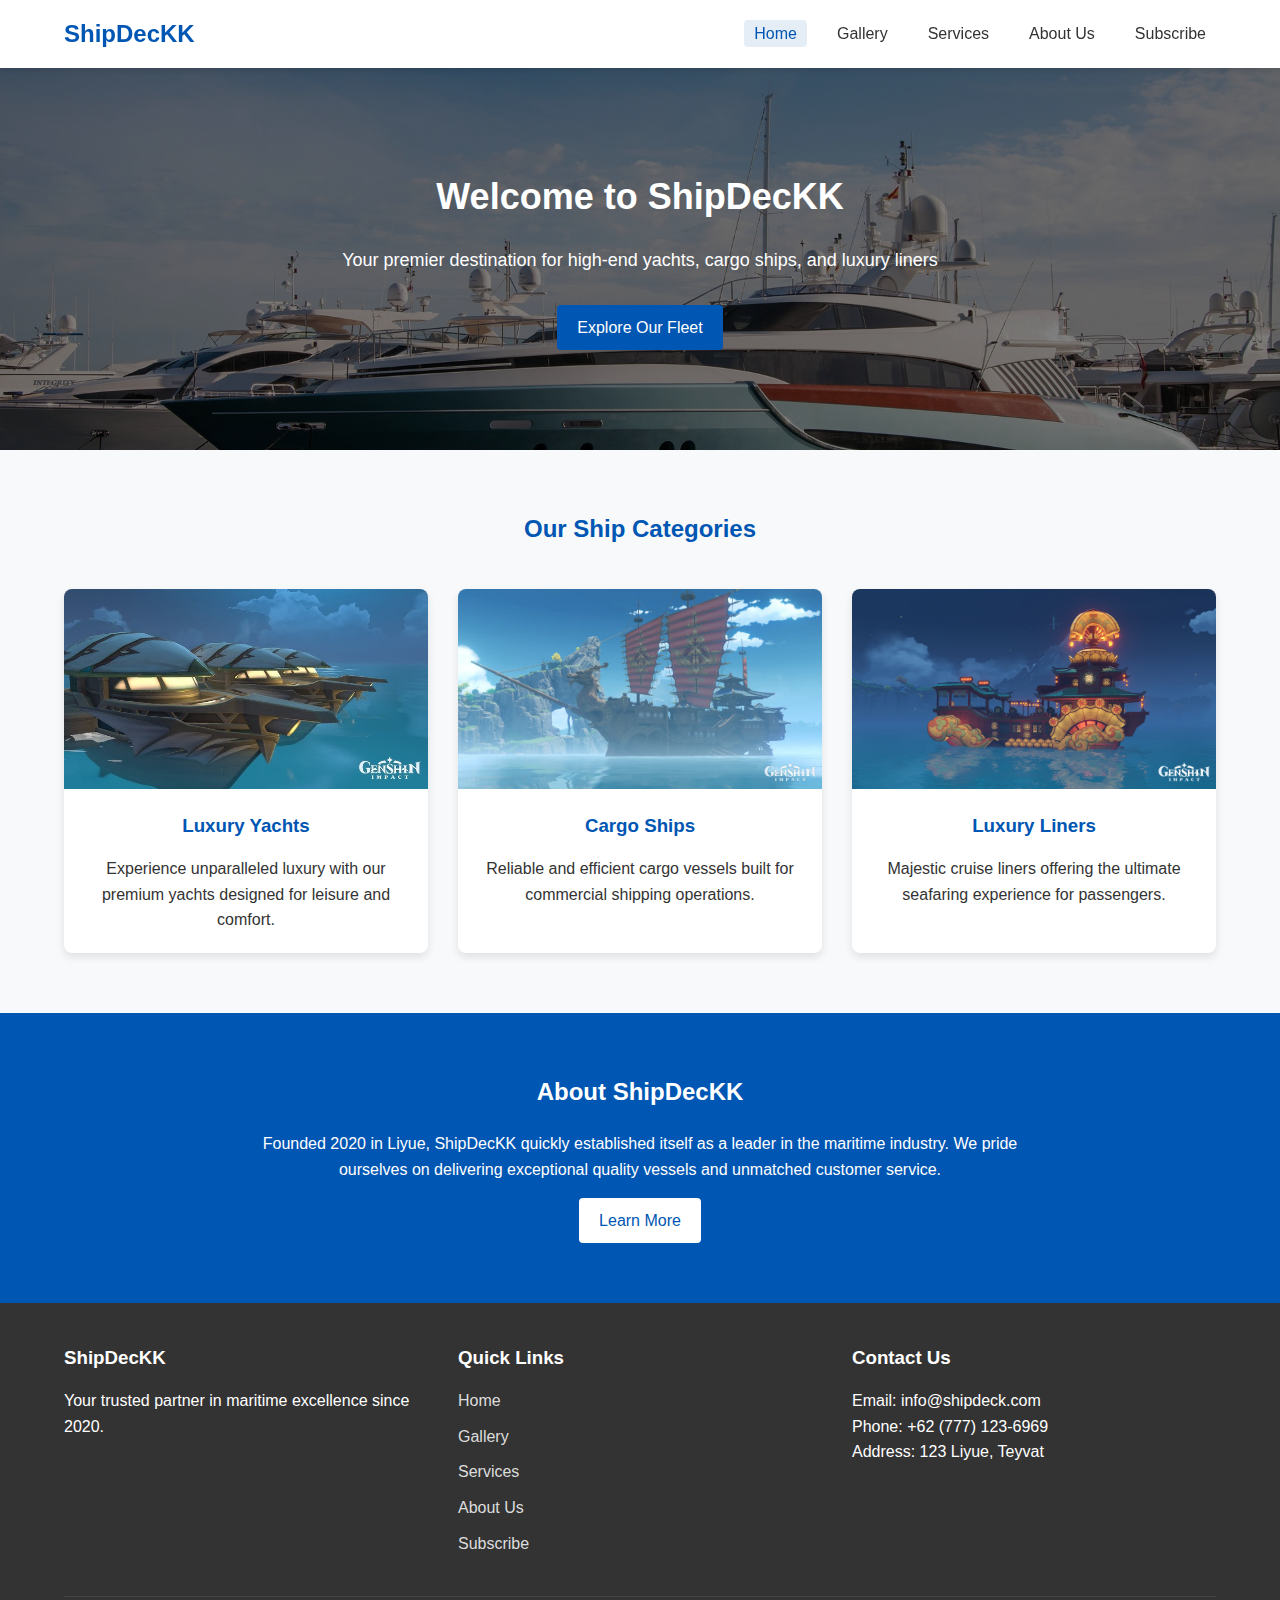
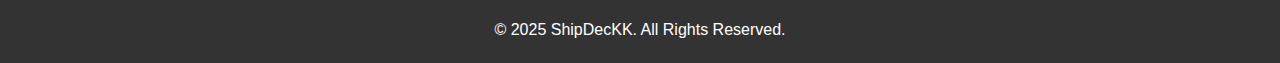
<file: index.html>
<!DOCTYPE html>
<html lang="en">
<head>
    <meta charset="UTF-8">
    <meta name="viewport" content="width=device-width, initial-scale=1.0">
    <title>ShipDecKK - Premium Ship Dealership</title>
    <link rel="stylesheet" href="css/style.css">
</head>
<body>
    <header>
        <div class="logo">
            <h1>ShipDecKK</h1>
        </div>
        <nav>
            <div class="menu-toggle">
                <span></span>
                <span></span>
                <span></span>
            </div>
            <ul class="nav-links">
                <li><a href="index.html" class="active">Home</a></li>
                <li><a href="gallery.html">Gallery</a></li>
                <li><a href="services.html">Services</a></li>
                <li><a href="about.html">About Us</a></li>
                <li><a href="subscription.html">Subscribe</a></li>
            </ul>
        </nav>
    </header>

    <main>
        <section class="hero">
            <div class="hero-content">
                <h2>Welcome to ShipDecKK</h2>
                <p>Your premier destination for high-end yachts, cargo ships, and luxury liners</p>
                <a href="gallery.html" class="btn">Explore Our Fleet</a>
            </div>
        </section>

        <section class="ship-categories">
            <h2>Our Ship Categories</h2>
            <div class="category-container">
                <div class="category">
                    <img src="images/main/ship-waverider.jpg" alt="Luxury Yacht">
                    <h3>Luxury Yachts</h3>
                    <p>Experience unparalleled luxury with our premium yachts designed for leisure and comfort.</p>
                </div>
                <div class="category">
                    <img src="images/main/ship-pearl-cargo.jpg" alt="Cargo Ship">
                    <h3>Cargo Ships</h3>
                    <p>Reliable and efficient cargo vessels built for commercial shipping operations.</p>
                </div>
                <div class="category">
                    <img src="images/main/ship-pearl-galley.jpg" alt="Luxury Liner">
                    <h3>Luxury Liners</h3>
                    <p>Majestic cruise liners offering the ultimate seafaring experience for passengers.</p>
                </div>
            </div>
        </section>

        <section class="about-preview">
            <div class="about-content">
                <h2>About ShipDecKK</h2>
                <p>Founded 2020 in Liyue, ShipDecKK quickly established itself as a leader in the maritime industry. We pride ourselves on delivering exceptional quality vessels and unmatched customer service.</p>
                <a href="about.html" class="btn">Learn More</a>
            </div>
        </section>
    </main>

    <footer>
        <div class="footer-content">
            <div class="footer-section">
                <h3>ShipDecKK</h3>
                <p>Your trusted partner in maritime excellence since 2020.</p>
            </div>
            <div class="footer-section">
                <h3>Quick Links</h3>
                <ul>
                    <li><a href="index.html">Home</a></li>
                    <li><a href="gallery.html">Gallery</a></li>
                    <li><a href="services.html">Services</a></li>
                    <li><a href="about.html">About Us</a></li>
                    <li><a href="subscription.html">Subscribe</a></li>
                </ul>
            </div>
            <div class="footer-section">
                <h3>Contact Us</h3>
                <p>Email: info@shipdeck.com</p>
                <p>Phone: +62 (777) 123-6969</p>
                <p>Address: 123 Liyue, Teyvat</p>
            </div>
        </div>
        <div class="footer-bottom">
            <p>&copy; 2025 ShipDecKK. All Rights Reserved.</p>
        </div>
    </footer>

    <script src="js/script.js"></script>
</body>
</html>
</file>
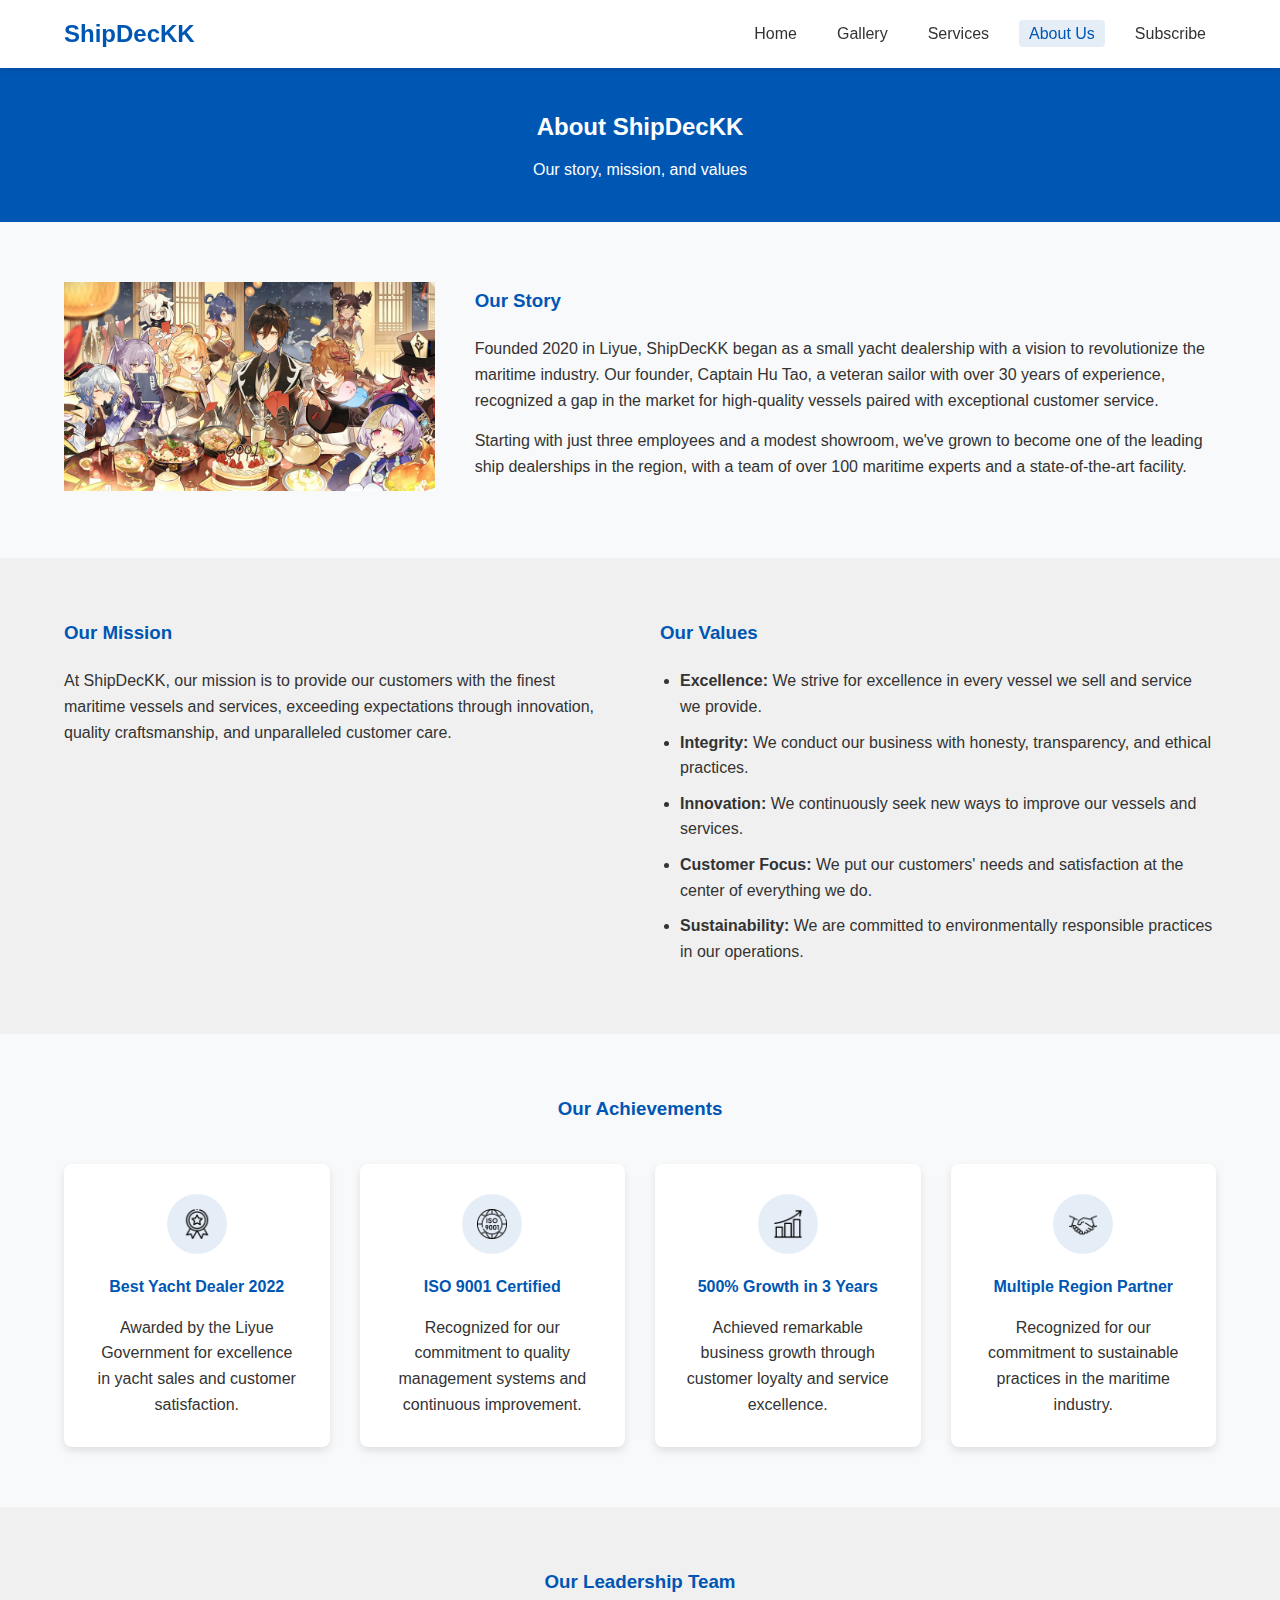
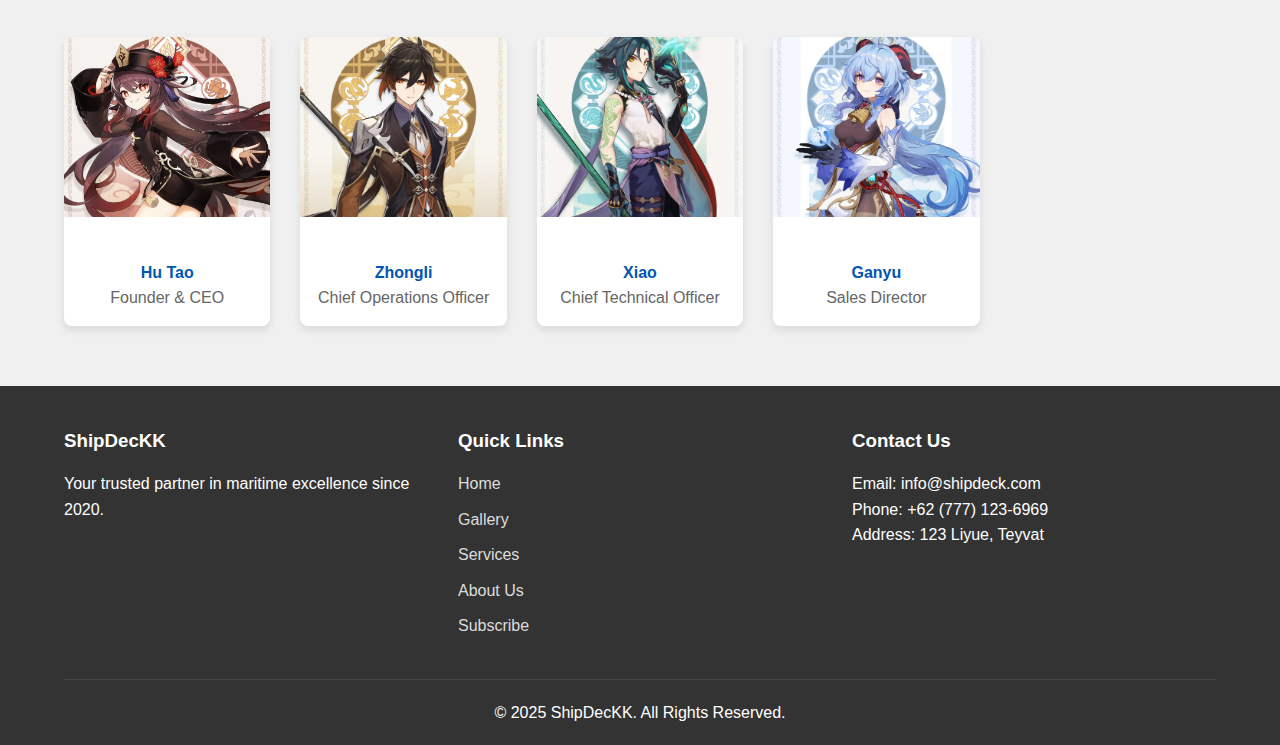
<file: about.html>
<!DOCTYPE html>
<html lang="en">
<head>
    <meta charset="UTF-8">
    <meta name="viewport" content="width=device-width, initial-scale=1.0">
    <title>About Us - ShipDecKK</title>
    <link rel="stylesheet" href="css/style.css">
</head>
<body>
    <header>
        <div class="logo">
            <h1>ShipDecKK</h1>
        </div>
        <nav>
            <div class="menu-toggle">
                <span></span>
                <span></span>
                <span></span>
            </div>
            <ul class="nav-links">
                <li><a href="index.html">Home</a></li>
                <li><a href="gallery.html">Gallery</a></li>
                <li><a href="services.html">Services</a></li>
                <li><a href="about.html" class="active">About Us</a></li>
                <li><a href="subscription.html">Subscribe</a></li>
            </ul>
        </nav>
    </header>

    <main>
        <section class="page-header">
            <h2>About ShipDecKK</h2>
            <p>Our story, mission, and values</p>
        </section>

        <section class="about-story">
            <div class="about-image">
                <img src="images/about/about-company.jpg" alt="ShipDecKK History">
            </div>
            <div class="about-content">
                <h3>Our Story</h3>
                <p>Founded 2020 in Liyue, ShipDecKK began as a small yacht dealership with a vision to revolutionize the maritime industry. Our founder, Captain Hu Tao, a veteran sailor with over 30 years of experience, recognized a gap in the market for high-quality vessels paired with exceptional customer service.</p>
                <p>Starting with just three employees and a modest showroom, we've grown to become one of the leading ship dealerships in the region, with a team of over 100 maritime experts and a state-of-the-art facility.</p>
            </div>
        </section>

        <section class="mission-values">
            <div class="mission">
                <h3>Our Mission</h3>
                <p>At ShipDecKK, our mission is to provide our customers with the finest maritime vessels and services, exceeding expectations through innovation, quality craftsmanship, and unparalleled customer care.</p>
            </div>
            <div class="values">
                <h3>Our Values</h3>
                <ul>
                    <li><strong>Excellence:</strong> We strive for excellence in every vessel we sell and service we provide.</li>
                    <li><strong>Integrity:</strong> We conduct our business with honesty, transparency, and ethical practices.</li>
                    <li><strong>Innovation:</strong> We continuously seek new ways to improve our vessels and services.</li>
                    <li><strong>Customer Focus:</strong> We put our customers' needs and satisfaction at the center of everything we do.</li>
                    <li><strong>Sustainability:</strong> We are committed to environmentally responsible practices in our operations.</li>
                </ul>
            </div>
        </section>

        <section class="achievements">
            <h3>Our Achievements</h3>
            <div class="achievement-container">
                <div class="achievement">
                    <div class="achievement-icon">
                        <img src="images/about/about-award.png" alt="Award Icon">
                    </div>
                    <h4>Best Yacht Dealer 2022</h4>
                    <p>Awarded by the Liyue Government for excellence in yacht sales and customer satisfaction.</p>
                </div>
                <div class="achievement">
                    <div class="achievement-icon">
                        <img src="images/about/about-iso.png" alt="Certification Icon">
                    </div>
                    <h4>ISO 9001 Certified</h4>
                    <p>Recognized for our commitment to quality management systems and continuous improvement.</p>
                </div>
                <div class="achievement">
                    <div class="achievement-icon">
                        <img src="images/about/about-growth.png" alt="Growth Icon">
                    </div>
                    <h4>500% Growth in 3 Years</h4>
                    <p>Achieved remarkable business growth through customer loyalty and service excellence.</p>
                </div>
                <div class="achievement">
                    <div class="achievement-icon">
                        <img src="images/about/about-partner.png" alt="Sustainability Icon">
                    </div>
                    <h4>Multiple Region Partner</h4>
                    <p>Recognized for our commitment to sustainable practices in the maritime industry.</p>
                </div>
            </div>
        </section>

        <section class="team">
            <h3>Our Leadership Team</h3>
            <div class="team-container">
                <div class="team-member">
                    <img src="images/about/about-ceo.jpg" alt="CEO">
                    <h4>Hu Tao</h4>
                    <p>Founder & CEO</p>
                </div>
                <div class="team-member">
                    <img src="images/about/about-coo.jpg" alt="COO">
                    <h4>Zhongli</h4>
                    <p>Chief Operations Officer</p>
                </div>
                <div class="team-member">
                    <img src="images/about/about-cto.jpg" alt="CTO">
                    <h4>Xiao</h4>
                    <p>Chief Technical Officer</p>
                </div>
                <div class="team-member">
                    <img src="images/about/about-sales.jpg" alt="Sales Director">
                    <h4>Ganyu</h4>
                    <p>Sales Director</p>
                </div>
            </div>
        </section>
    </main>

    <footer>
        <div class="footer-content">
            <div class="footer-section">
                <h3>ShipDecKK</h3>
                <p>Your trusted partner in maritime excellence since 2020.</p>
            </div>
            <div class="footer-section">
                <h3>Quick Links</h3>
                <ul>
                    <li><a href="index.html">Home</a></li>
                    <li><a href="gallery.html">Gallery</a></li>
                    <li><a href="services.html">Services</a></li>
                    <li><a href="about.html">About Us</a></li>
                    <li><a href="subscription.html">Subscribe</a></li>
                </ul>
            </div>
            <div class="footer-section">
                <h3>Contact Us</h3>
                <p>Email: info@shipdeck.com</p>
                <p>Phone: +62 (777) 123-6969</p>
                <p>Address: 123 Liyue, Teyvat</p>
            </div>
        </div>
        <div class="footer-bottom">
            <p>&copy; 2025 ShipDecKK. All Rights Reserved.</p>
        </div>
    </footer>

    <script src="js/script.js"></script>
</body>
</html>
</file>
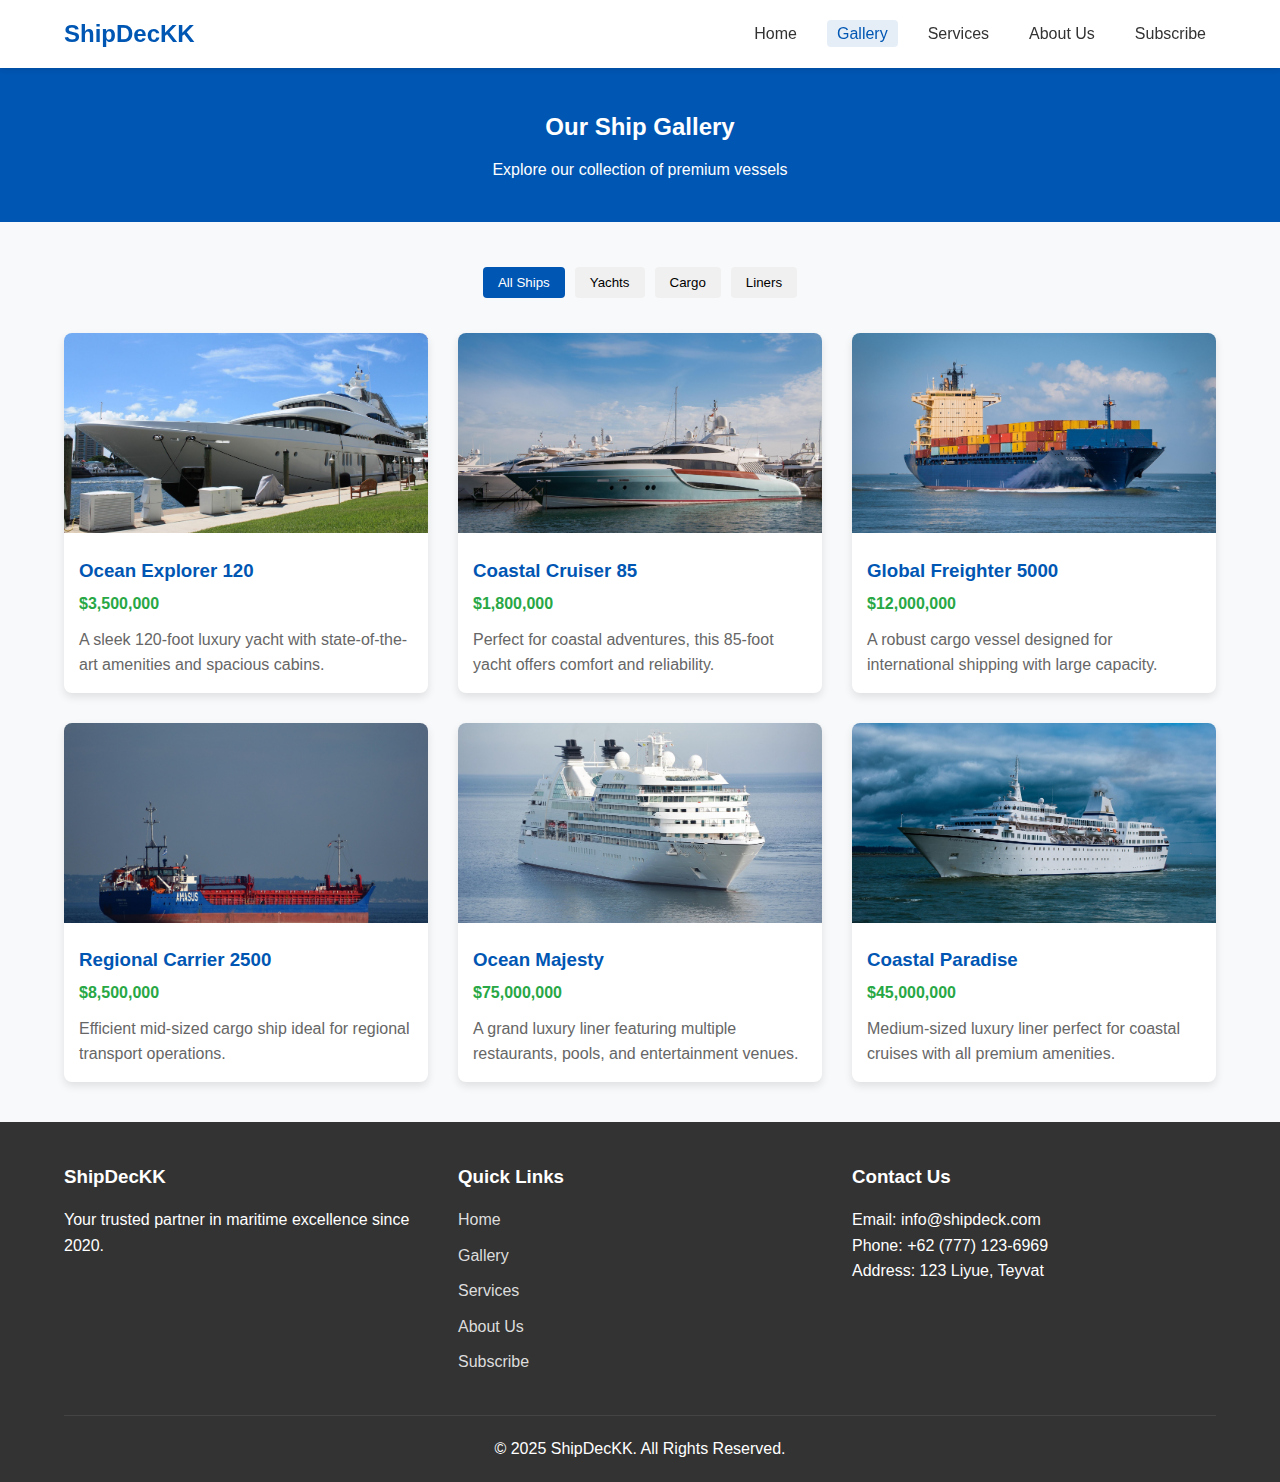
<file: gallery.html>
<!DOCTYPE html>
<html lang="en">
<head>
    <meta charset="UTF-8">
    <meta name="viewport" content="width=device-width, initial-scale=1.0">
    <title>Gallery - ShipDecKK</title>
    <link rel="stylesheet" href="css/style.css">
</head>
<body>
    <header>
        <div class="logo">
            <h1>ShipDecKK</h1>
        </div>
        <nav>
            <div class="menu-toggle">
                <span></span>
                <span></span>
                <span></span>
            </div>
            <ul class="nav-links">
                <li><a href="index.html">Home</a></li>
                <li><a href="gallery.html" class="active">Gallery</a></li>
                <li><a href="services.html">Services</a></li>
                <li><a href="about.html">About Us</a></li>
                <li><a href="subscription.html">Subscribe</a></li>
            </ul>
        </nav>
    </header>

    <main>
        <section class="page-header">
            <h2>Our Ship Gallery</h2>
            <p>Explore our collection of premium vessels</p>
        </section>

        <section class="gallery">
            <div class="gallery-filters">
                <button class="filter-btn active" data-filter="all">All Ships</button>
                <button class="filter-btn" data-filter="yacht">Yachts</button>
                <button class="filter-btn" data-filter="cargo">Cargo</button>
                <button class="filter-btn" data-filter="liner">Liners</button>
            </div>

            <div class="gallery-container">
                <div class="gallery-item" data-category="yacht">
                    <img src="images/gallery/yacht-satu.jpg" alt="Luxury Yacht">
                    <div class="item-details">
                        <h3>Ocean Explorer 120</h3>
                        <p class="price">$3,500,000</p>
                        <p class="description">A sleek 120-foot luxury yacht with state-of-the-art amenities and spacious cabins.</p>
                    </div>
                </div>
                <div class="gallery-item" data-category="yacht">
                    <img src="images/gallery/yacht-dua.jpg" alt="Luxury Yacht">
                    <div class="item-details">
                        <h3>Coastal Cruiser 85</h3>
                        <p class="price">$1,800,000</p>
                        <p class="description">Perfect for coastal adventures, this 85-foot yacht offers comfort and reliability.</p>
                    </div>
                </div>
                <div class="gallery-item" data-category="cargo">
                    <img src="images/gallery/cargo-satu.jpg" alt="Cargo Ship">
                    <div class="item-details">
                        <h3>Global Freighter 5000</h3>
                        <p class="price">$12,000,000</p>
                        <p class="description">A robust cargo vessel designed for international shipping with large capacity.</p>
                    </div>
                </div>
                <div class="gallery-item" data-category="cargo">
                    <img src="images/gallery/cargo-dua.jpg" alt="Cargo Ship">
                    <div class="item-details">
                        <h3>Regional Carrier 2500</h3>
                        <p class="price">$8,500,000</p>
                        <p class="description">Efficient mid-sized cargo ship ideal for regional transport operations.</p>
                    </div>
                </div>
                <div class="gallery-item" data-category="liner">
                    <img src="images/gallery/liner-satu.jpg" alt="Luxury Liner">
                    <div class="item-details">
                        <h3>Ocean Majesty</h3>
                        <p class="price">$75,000,000</p>
                        <p class="description">A grand luxury liner featuring multiple restaurants, pools, and entertainment venues.</p>
                    </div>
                </div>
                <div class="gallery-item" data-category="liner">
                    <img src="images/gallery/liner-dua.jpg" alt="Luxury Liner">
                    <div class="item-details">
                        <h3>Coastal Paradise</h3>
                        <p class="price">$45,000,000</p>
                        <p class="description">Medium-sized luxury liner perfect for coastal cruises with all premium amenities.</p>
                    </div>
                </div>
            </div>
        </section>
    </main>

    <footer>
        <div class="footer-content">
            <div class="footer-section">
                <h3>ShipDecKK</h3>
                <p>Your trusted partner in maritime excellence since 2020.</p>
            </div>
            <div class="footer-section">
                <h3>Quick Links</h3>
                <ul>
                    <li><a href="index.html">Home</a></li>
                    <li><a href="gallery.html">Gallery</a></li>
                    <li><a href="services.html">Services</a></li>
                    <li><a href="about.html">About Us</a></li>
                    <li><a href="subscription.html">Subscribe</a></li>
                </ul>
            </div>
            <div class="footer-section">
                <h3>Contact Us</h3>
                <p>Email: info@shipdeck.com</p>
                <p>Phone: +62 (777) 123-6969</p>
                <p>Address: 123 Liyue, Teyvat</p>
            </div>
        </div>
        <div class="footer-bottom">
            <p>&copy; 2025 ShipDecKK. All Rights Reserved.</p>
        </div>
    </footer>

    <script src="js/script.js"></script>
</body>
</html>
</file>
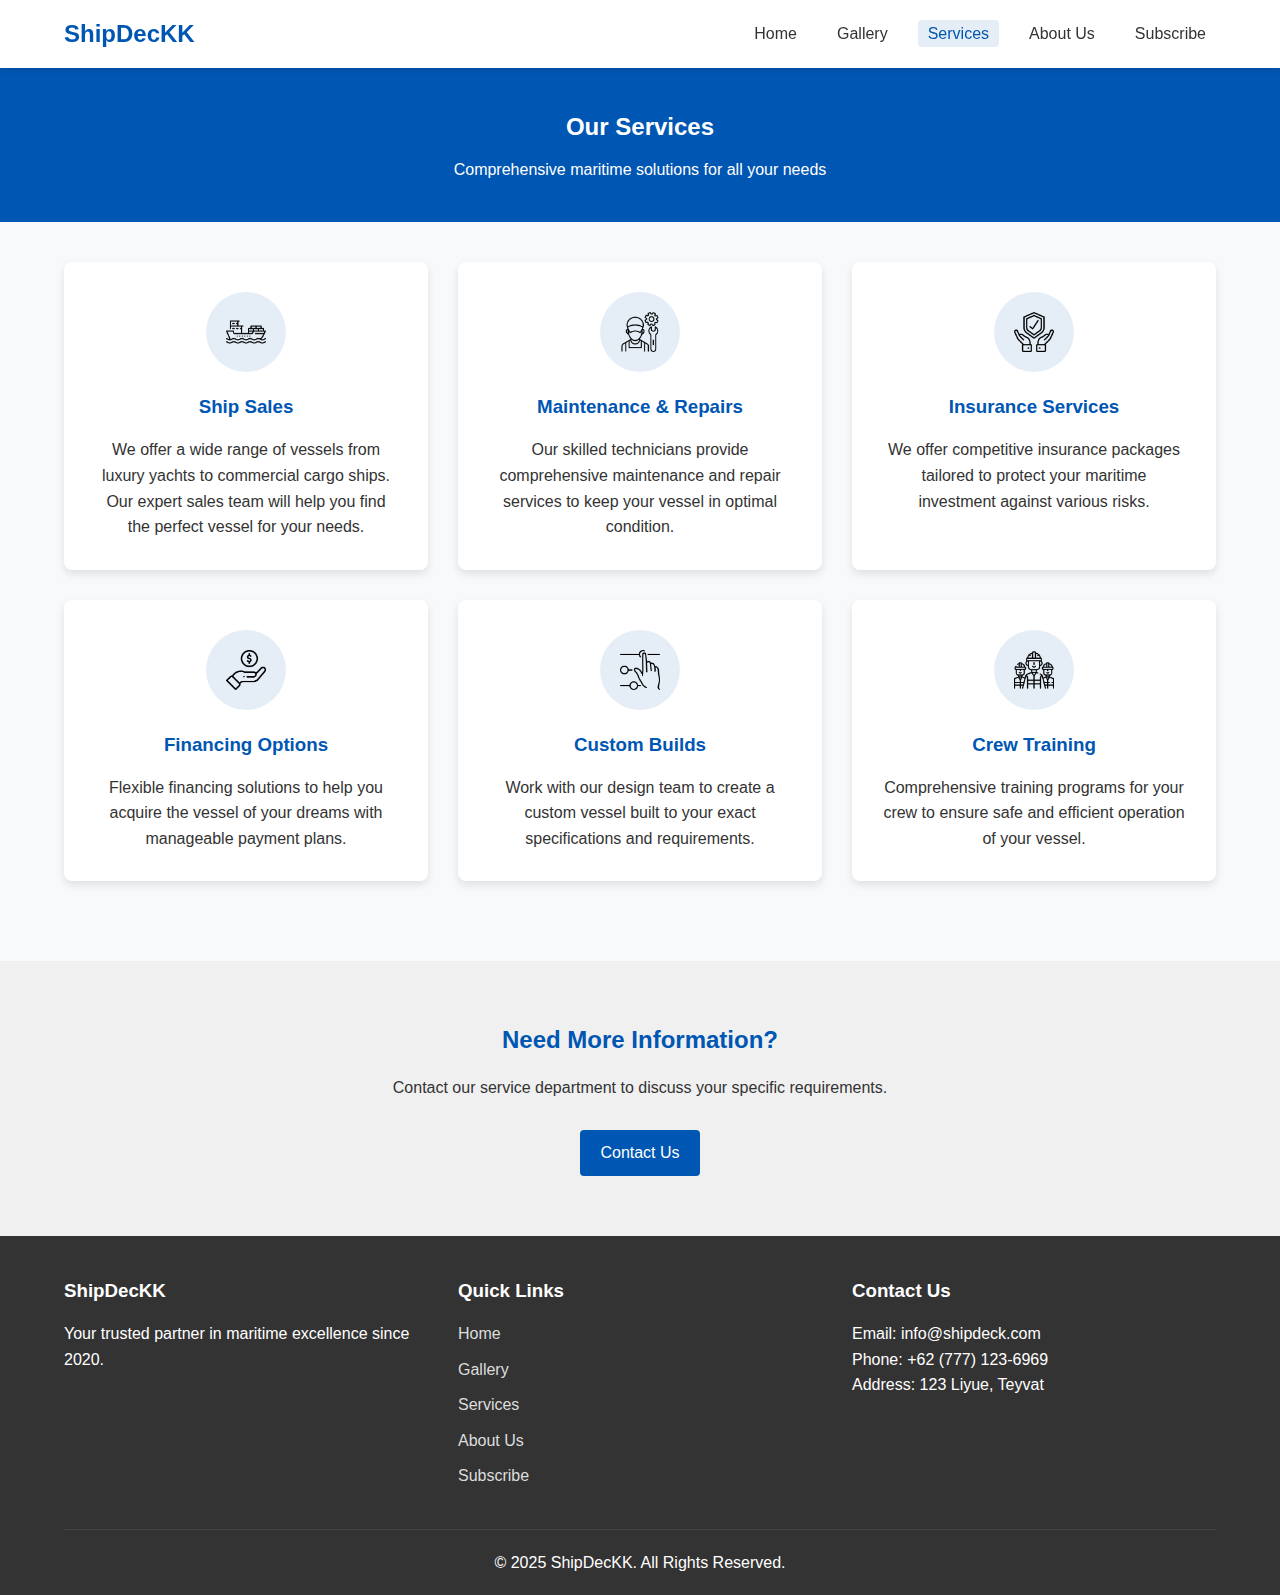
<file: services.html>
<!DOCTYPE html>
<html lang="en">
<head>
    <meta charset="UTF-8">
    <meta name="viewport" content="width=device-width, initial-scale=1.0">
    <title>Services - ShipDecKK</title>
    <link rel="stylesheet" href="css/style.css">
</head>
<body>
    <header>
        <div class="logo">
            <h1>ShipDecKK</h1>
        </div>
        <nav>
            <div class="menu-toggle">
                <span></span>
                <span></span>
                <span></span>
            </div>
            <ul class="nav-links">
                <li><a href="index.html">Home</a></li>
                <li><a href="gallery.html">Gallery</a></li>
                <li><a href="services.html" class="active">Services</a></li>
                <li><a href="about.html">About Us</a></li>
                <li><a href="subscription.html">Subscribe</a></li>
            </ul>
        </nav>
    </header>

    <main>
        <section class="page-header">
            <h2>Our Services</h2>
            <p>Comprehensive maritime solutions for all your needs</p>
        </section>

        <section class="services">
            <div class="service-card">
                <div class="service-icon">
                    <img src="images/services/services-sales.png" alt="Sales Icon">
                </div>
                <h3>Ship Sales</h3>
                <p>We offer a wide range of vessels from luxury yachts to commercial cargo ships. Our expert sales team will help you find the perfect vessel for your needs.</p>
            </div>

            <div class="service-card">
                <div class="service-icon">
                    <img src="images/services/services-repair.png" alt="Maintenance Icon">
                </div>
                <h3>Maintenance & Repairs</h3>
                <p>Our skilled technicians provide comprehensive maintenance and repair services to keep your vessel in optimal condition.</p>
            </div>

            <div class="service-card">
                <div class="service-icon">
                    <img src="images/services/services-insurance.png" alt="Insurance Icon">
                </div>
                <h3>Insurance Services</h3>
                <p>We offer competitive insurance packages tailored to protect your maritime investment against various risks.</p>
            </div>

            <div class="service-card">
                <div class="service-icon">
                    <img src="images/services/services-finance.png" alt="Financing Icon">
                </div>
                <h3>Financing Options</h3>
                <p>Flexible financing solutions to help you acquire the vessel of your dreams with manageable payment plans.</p>
            </div>

            <div class="service-card">
                <div class="service-icon">
                    <img src="images/services/services-custom.png" alt="Customization Icon">
                </div>
                <h3>Custom Builds</h3>
                <p>Work with our design team to create a custom vessel built to your exact specifications and requirements.</p>
            </div>

            <div class="service-card">
                <div class="service-icon">
                    <img src="images/services/services-crew.png" alt="Training Icon">
                </div>
                <h3>Crew Training</h3>
                <p>Comprehensive training programs for your crew to ensure safe and efficient operation of your vessel.</p>
            </div>
        </section>

        <section class="service-cta">
            <h2>Need More Information?</h2>
            <p>Contact our service department to discuss your specific requirements.</p>
            <a href="subscription.html" class="btn">Contact Us</a>
        </section>
    </main>

    <footer>
        <div class="footer-content">
            <div class="footer-section">
                <h3>ShipDecKK</h3>
                <p>Your trusted partner in maritime excellence since 2020.</p>
            </div>
            <div class="footer-section">
                <h3>Quick Links</h3>
                <ul>
                    <li><a href="index.html">Home</a></li>
                    <li><a href="gallery.html">Gallery</a></li>
                    <li><a href="services.html">Services</a></li>
                    <li><a href="about.html">About Us</a></li>
                    <li><a href="subscription.html">Subscribe</a></li>
                </ul>
            </div>
            <div class="footer-section">
                <h3>Contact Us</h3>
                <p>Email: info@shipdeck.com</p>
                <p>Phone: +62 (777) 123-6969</p>
                <p>Address: 123 Liyue, Teyvat</p>
            </div>
        </div>
        <div class="footer-bottom">
            <p>&copy; 2025 ShipDecKK. All Rights Reserved.</p>
        </div>
    </footer>

    <script src="js/script.js"></script>
</body>
</html>
</file>
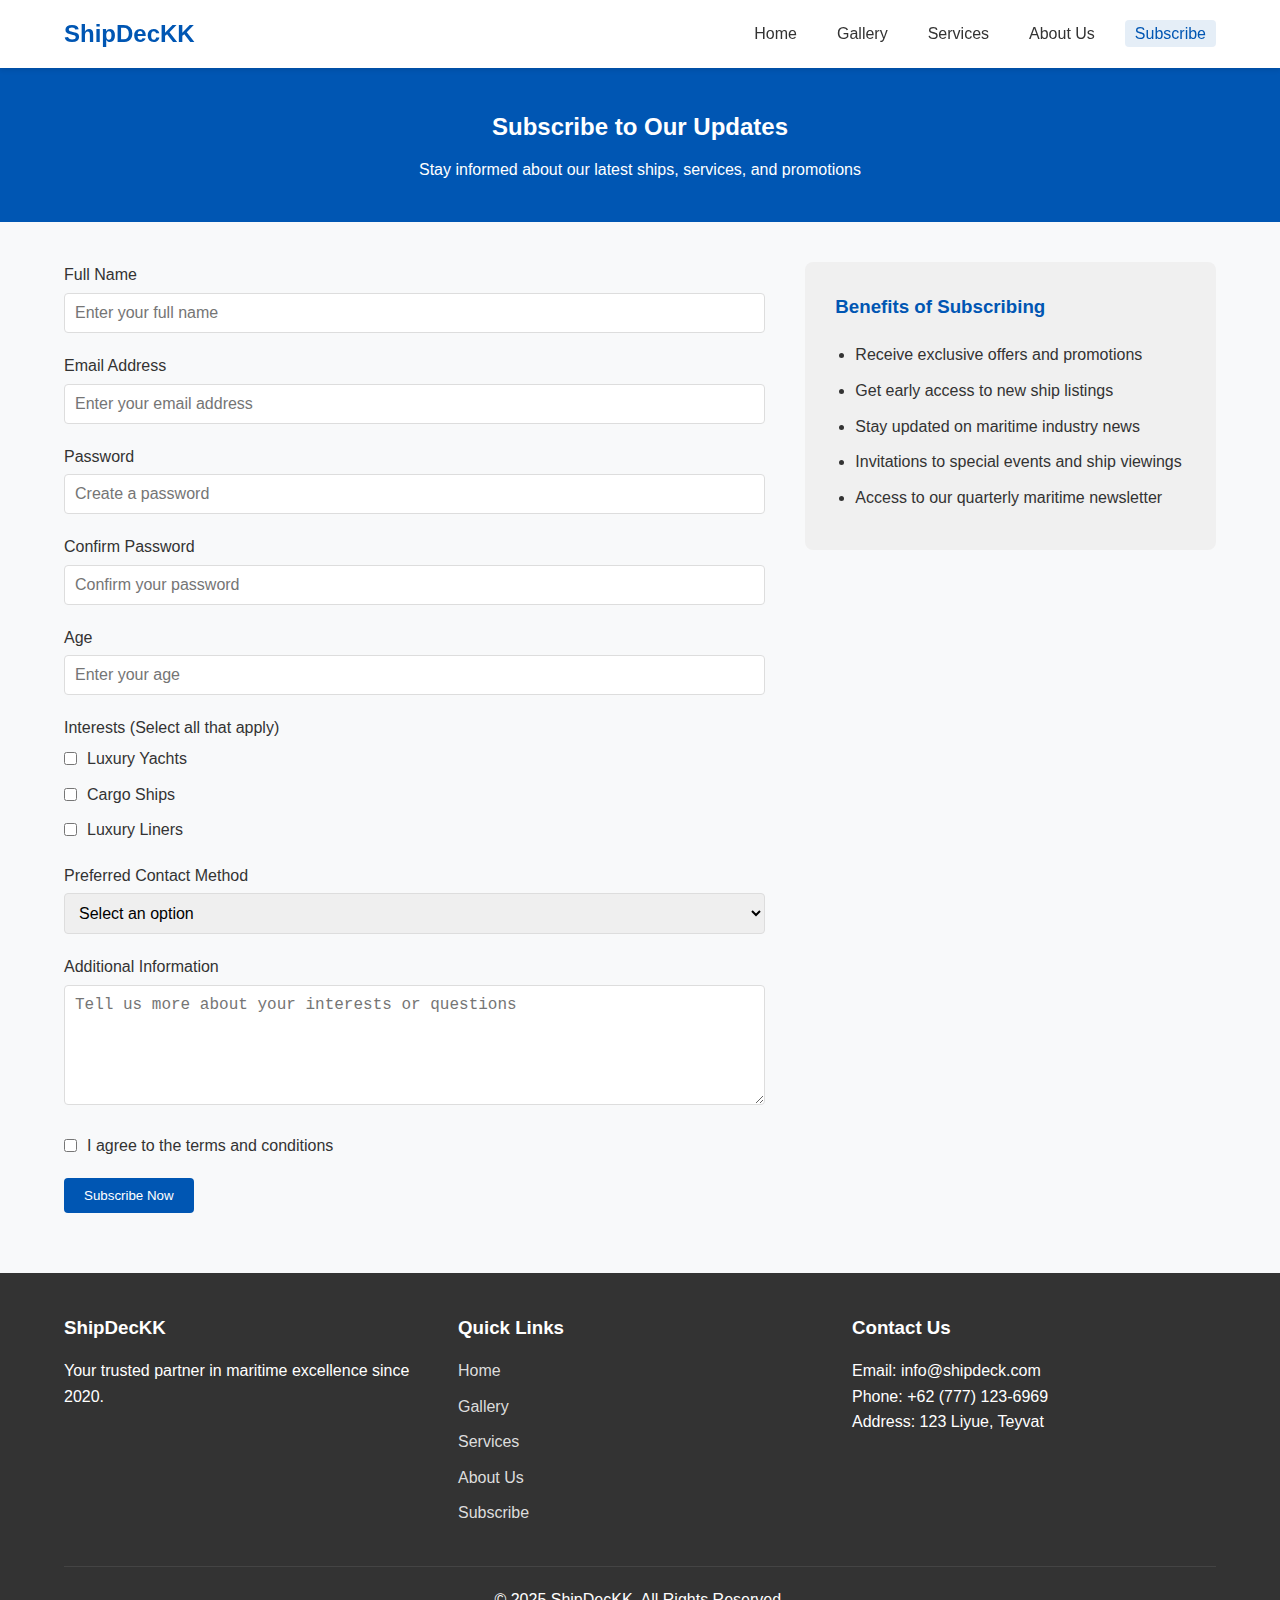
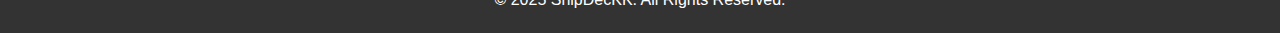
<file: subscription.html>
<!DOCTYPE html>
<html lang="en">
<head>
    <meta charset="UTF-8">
    <meta name="viewport" content="width=device-width, initial-scale=1.0">
    <title>Subscribe - ShipDecKK</title>
    <link rel="stylesheet" href="css/style.css">
</head>
<body>
    <header>
        <div class="logo">
            <h1>ShipDecKK</h1>
        </div>
        <nav>
            <div class="menu-toggle">
                <span></span>
                <span></span>
                <span></span>
            </div>
            <ul class="nav-links">
                <li><a href="index.html">Home</a></li>
                <li><a href="gallery.html">Gallery</a></li>
                <li><a href="services.html">Services</a></li>
                <li><a href="about.html">About Us</a></li>
                <li><a href="subscription.html" class="active">Subscribe</a></li>
            </ul>
        </nav>
    </header>

    <main>
        <section class="page-header">
            <h2>Subscribe to Our Updates</h2>
            <p>Stay informed about our latest ships, services, and promotions</p>
        </section>

        <section class="subscription-form">
            <div class="form-container">
                <form id="subscribeForm">
                    <div class="form-group">
                        <label for="fullName">Full Name</label>
                        <input type="text" id="fullName" name="fullName" placeholder="Enter your full name">
                        <span class="error" id="fullNameError"></span>
                    </div>

                    <div class="form-group">
                        <label for="email">Email Address</label>
                        <input type="email" id="email" name="email" placeholder="Enter your email address">
                        <span class="error" id="emailError"></span>
                    </div>

                    <div class="form-group">
                        <label for="password">Password</label>
                        <input type="password" id="password" name="password" placeholder="Create a password">
                        <span class="error" id="passwordError"></span>
                    </div>

                    <div class="form-group">
                        <label for="confirmPassword">Confirm Password</label>
                        <input type="password" id="confirmPassword" name="confirmPassword" placeholder="Confirm your password">
                        <span class="error" id="confirmPasswordError"></span>
                    </div>

                    <div class="form-group">
                        <label for="age">Age</label>
                        <input type="number" id="age" name="age" placeholder="Enter your age">
                        <span class="error" id="ageError"></span>
                    </div>

                    <div class="form-group">
                        <label>Interests (Select all that apply)</label>
                        <div class="checkbox-group">
                            <label class="checkbox-label">
                                <input type="checkbox" name="interests" value="yachts"> Luxury Yachts
                            </label>
                            <label class="checkbox-label">
                                <input type="checkbox" name="interests" value="cargo"> Cargo Ships
                            </label>
                            <label class="checkbox-label">
                                <input type="checkbox" name="interests" value="liners"> Luxury Liners
                            </label>
                        </div>
                    </div>

                    <div class="form-group">
                        <label for="preferredContact">Preferred Contact Method</label>
                        <select id="preferredContact" name="preferredContact">
                            <option value="">Select an option</option>
                            <option value="email">Email</option>
                            <option value="phone">Phone</option>
                            <option value="mail">Mail</option>
                        </select>
                        <span class="error" id="preferredContactError"></span>
                    </div>

                    <div class="form-group">
                        <label for="message">Additional Information</label>
                        <textarea id="message" name="message" placeholder="Tell us more about your interests or questions"></textarea>
                    </div>

                    <div class="form-group">
                        <label class="checkbox-label">
                            <input type="checkbox" id="terms" name="terms">
                            I agree to the terms and conditions
                        </label>
                        <span class="error" id="termsError"></span>
                    </div>

                    <div class="form-group">
                        <button type="submit" class="btn">Subscribe Now</button>
                    </div>
                </form>
            </div>
            <div class="subscription-benefits">
                <h3>Benefits of Subscribing</h3>
                <ul>
                    <li>Receive exclusive offers and promotions</li>
                    <li>Get early access to new ship listings</li>
                    <li>Stay updated on maritime industry news</li>
                    <li>Invitations to special events and ship viewings</li>
                    <li>Access to our quarterly maritime newsletter</li>
                </ul>
            </div>
        </section>

        <div id="successMessage" class="success-message">
            <div class="success-content">
                <h3>Thank You for Subscribing!</h3>
                <p>Your subscription has been successfully processed. You will start receiving updates from ShipDecKK soon.</p>
                <button id="closeSuccess" class="btn">Close</button>
            </div>
        </div>
    </main>

    <footer>
        <div class="footer-content">
            <div class="footer-section">
                <h3>ShipDecKK</h3>
                <p>Your trusted partner in maritime excellence since 2020.</p>
            </div>
            <div class="footer-section">
                <h3>Quick Links</h3>
                <ul>
                    <li><a href="index.html">Home</a></li>
                    <li><a href="gallery.html">Gallery</a></li>
                    <li><a href="services.html">Services</a></li>
                    <li><a href="about.html">About Us</a></li>
                    <li><a href="subscription.html">Subscribe</a></li>
                </ul>
            </div>
            <div class="footer-section">
                <h3>Contact Us</h3>
                <p>Email: info@shipdeck.com</p>
                <p>Phone: +62 (777) 123-6969</p>
                <p>Address: 123 Liyue, Teyvat</p>
            </div>
        </div>
        <div class="footer-bottom">
            <p>&copy; 2025 ShipDecKK. All Rights Reserved.</p>
        </div>
    </footer>

    <script src="js/script.js"></script>
</body>
</html>
</file>
<file: css/style.css>
/* style dasarny */
* {
  margin: 0;
  padding: 0;
  box-sizing: border-box;
}

body {
  font-family: Arial, sans-serif;
  line-height: 1.6;
  color: #333;
  background-color: #f8f9fa;
}

a {
  text-decoration: none;
  color: #0056b3;
}

ul {
  list-style: none;
}

img {
  max-width: 100%;
  height: auto;
}

.btn {
  display: inline-block;
  background-color: #0056b3;
  color: #fff;
  padding: 10px 20px;
  border: none;
  border-radius: 4px;
  cursor: pointer;
  transition: background-color 0.3s;
}

.btn:hover {
  background-color: #003d7a;
}

/* style buat header */
header {
  background-color: #fff;
  box-shadow: 0 2px 5px rgba(0, 0, 0, 0.1);
  position: sticky;
  top: 0;
  z-index: 100;
  display: flex;
  justify-content: space-between;
  align-items: center;
  padding: 15px 5%;
}

.logo h1 {
  color: #0056b3;
  font-size: 24px;
}

nav {
  display: flex;
  align-items: center;
}

.nav-links {
  display: flex;
}

.nav-links li {
  margin-left: 20px;
}

.nav-links a {
  color: #333;
  font-weight: 500;
  padding: 5px 10px;
  border-radius: 4px;
  transition: all 0.3s;
}

.nav-links a:hover,
.nav-links a.active {
  color: #0056b3;
  background-color: rgba(0, 86, 179, 0.1);
}

.menu-toggle {
  display: none;
  flex-direction: column;
  cursor: pointer;
}

.menu-toggle span {
  display: block;
  width: 25px;
  height: 3px;
  background-color: #333;
  margin: 2px 0;
  transition: all 0.3s;
}

main {
  min-height: calc(100vh - 200px);
}

/* hero section / area visual utama dibawah judul hqlaman */
.hero {
  background-image: linear-gradient(rgba(0, 0, 0, 0.5), rgba(0, 0, 0, 0.5)), url("../images/main/ship-yacht.jpg");
  background-size: cover;
  background-position: center;
  color: #fff;
  text-align: center;
  padding: 100px 20px;
}

.hero-content {
  max-width: 800px;
  margin: 0 auto;
}

.hero h2 {
  font-size: 36px;
  margin-bottom: 20px;
}

.hero p {
  font-size: 18px;
  margin-bottom: 30px;
}

/* bagian kategori kapal */
.ship-categories {
  padding: 60px 5%;
  text-align: center;
}

.ship-categories h2 {
  margin-bottom: 40px;
  color: #0056b3;
}

.category-container {
  display: flex;
  justify-content: space-between;
  flex-wrap: wrap;
  gap: 30px;
}

.category {
  flex: 1;
  min-width: 250px;
  background-color: #fff;
  border-radius: 8px;
  overflow: hidden;
  box-shadow: 0 4px 8px rgba(0, 0, 0, 0.1);
  transition: transform 0.3s;
}

.category:hover {
  transform: translateY(-10px);
}

.category img {
  width: 100%;
  height: 200px;
  object-fit: cover;
}

.category h3 {
  margin: 15px 0;
  color: #0056b3;
}

.category p {
  padding: 0 15px 20px;
}

/* bagian about perusahaan */
.about-preview {
  background-color: #0056b3;
  color: #fff;
  padding: 60px 5%;
  text-align: center;
}

.about-content {
  max-width: 800px;
  margin: 0 auto;
}

.about-preview h2 {
  margin-bottom: 20px;
}

.about-preview p {
  margin-bottom: 30px;
}

.about-preview .btn {
  background-color: #fff;
  color: #0056b3;
}

.about-preview .btn:hover {
  background-color: #f0f0f0;
}

/* header web */
.page-header {
  background-color: #0056b3;
  color: #fff;
  text-align: center;
  padding: 40px 20px;
}

.page-header h2 {
  margin-bottom: 10px;
}

/* styling buat gallery */
.gallery {
  padding: 40px 5%;
}

.gallery-filters {
  display: flex;
  justify-content: center;
  margin-bottom: 30px;
  flex-wrap: wrap;
}

.filter-btn {
  background-color: #f0f0f0;
  border: none;
  padding: 8px 15px;
  margin: 5px;
  border-radius: 4px;
  cursor: pointer;
  transition: all 0.3s;
}

.filter-btn:hover,
.filter-btn.active {
  background-color: #0056b3;
  color: #fff;
}

.gallery-container {
  display: grid;
  grid-template-columns: repeat(auto-fill, minmax(300px, 1fr));
  gap: 30px;
}

.gallery-item {
  background-color: #fff;
  border-radius: 8px;
  overflow: hidden;
  box-shadow: 0 4px 8px rgba(0, 0, 0, 0.1);
  transition: transform 0.3s;
}

.gallery-item:hover {
  transform: translateY(-10px);
}

.gallery-item img {
  width: 100%;
  height: 200px;
  object-fit: cover;
}

.item-details {
  padding: 15px;
}

.item-details h3 {
  color: #0056b3;
  margin-bottom: 5px;
}

.price {
  color: #28a745;
  font-weight: bold;
  margin-bottom: 10px;
}

.description {
  color: #666;
}

/* styling page services */
.services {
  padding: 40px 5%;
  display: grid;
  grid-template-columns: repeat(auto-fill, minmax(300px, 1fr));
  gap: 30px;
}

.service-card {
  background-color: #fff;
  border-radius: 8px;
  padding: 30px;
  box-shadow: 0 4px 8px rgba(0, 0, 0, 0.1);
  text-align: center;
  transition: transform 0.3s;
}

.service-card:hover {
  transform: translateY(-10px);
}

.service-icon {
  width: 80px;
  height: 80px;
  margin: 0 auto 20px;
  display: flex;
  align-items: center;
  justify-content: center;
  background-color: rgba(0, 86, 179, 0.1);
  border-radius: 50%;
}

.service-icon img {
  width: 40px;
  height: 40px;
}

.service-card h3 {
  color: #0056b3;
  margin-bottom: 15px;
}

.service-cta {
  background-color: #f0f0f0;
  text-align: center;
  padding: 60px 20px;
  margin-top: 40px;
}

.service-cta h2 {
  color: #0056b3;
  margin-bottom: 15px;
}

.service-cta p {
  margin-bottom: 30px;
  max-width: 600px;
  margin-left: auto;
  margin-right: auto;
}

/* styling buat page about */
.about-story {
  padding: 60px 5%;
  display: flex;
  flex-wrap: wrap;
  align-items: center;
  gap: 40px;
}

.about-image {
  flex: 1;
  min-width: 300px;
}

.about-content {
  flex: 2;
  min-width: 300px;
}

.about-content h3 {
  color: #0056b3;
  margin-bottom: 20px;
}

.about-content p {
  margin-bottom: 15px;
}

.mission-values {
  background-color: #f0f0f0;
  padding: 60px 5%;
  display: flex;
  flex-wrap: wrap;
  gap: 40px;
}

.mission,
.values {
  flex: 1;
  min-width: 300px;
}

.mission h3,
.values h3 {
  color: #0056b3;
  margin-bottom: 20px;
}

.values ul {
  list-style: disc;
  padding-left: 20px;
}

.values li {
  margin-bottom: 10px;
}

.achievements {
  padding: 60px 5%;
  text-align: center;
}

.achievements h3 {
  color: #0056b3;
  margin-bottom: 40px;
}

.achievement-container {
  display: grid;
  grid-template-columns: repeat(auto-fill, minmax(250px, 1fr));
  gap: 30px;
}

.achievement {
  background-color: #fff;
  border-radius: 8px;
  padding: 30px;
  box-shadow: 0 4px 8px rgba(0, 0, 0, 0.1);
}

.achievement-icon {
  width: 60px;
  height: 60px;
  margin: 0 auto 20px;
  display: flex;
  align-items: center;
  justify-content: center;
  background-color: rgba(0, 86, 179, 0.1);
  border-radius: 50%;
}

.achievement-icon img {
  width: 30px;
  height: 30px;
}

.achievement h4 {
  color: #0056b3;
  margin-bottom: 15px;
}

.team {
  padding: 60px 5%;
  text-align: center;
  background-color: #f0f0f0;
}

.team h3 {
  color: #0056b3;
  margin-bottom: 40px;
}

.team-container {
  display: grid;
  grid-template-columns: repeat(auto-fill, minmax(200px, 1fr));
  gap: 30px;
}

.team-member {
  background-color: #fff;
  border-radius: 8px;
  overflow: hidden;
  box-shadow: 0 4px 8px rgba(0, 0, 0, 0.1);
}

.team-member img {
  width: 100%;
  height: 200px;
  object-fit: cover;
  position: relative;
  top: -20px;
}

.team-member h4 {
  margin-top: 15px;
  color: #0056b3;
}

.team-member p {
  margin-bottom: 15px;
  color: #666;
}

/* styling form subscriber */
.subscription-form {
  padding: 40px 5%;
  display: flex;
  flex-wrap: wrap;
  gap: 40px;
}

.form-container {
  flex: 2;
  min-width: 300px;
}

.subscription-benefits {
  flex: 1;
  min-width: 300px;
  background-color: #f0f0f0;
  padding: 30px;
  border-radius: 8px;
  align-self: flex-start;
}

.subscription-benefits h3 {
  color: #0056b3;
  margin-bottom: 20px;
}

.subscription-benefits ul {
  list-style: disc;
  padding-left: 20px;
}

.subscription-benefits li {
  margin-bottom: 10px;
}

.form-group {
  margin-bottom: 20px;
}

label {
  display: block;
  margin-bottom: 5px;
  font-weight: 500;
}

input[type="text"],
input[type="email"],
input[type="password"],
input[type="number"],
select,
textarea {
  width: 100%;
  padding: 10px;
  border: 1px solid #ddd;
  border-radius: 4px;
  font-size: 16px;
}

textarea {
  height: 120px;
  resize: vertical;
}

.checkbox-group {
  margin-top: 5px;
}

.checkbox-label {
  display: flex;
  align-items: center;
  margin-bottom: 10px;
  cursor: pointer;
}

.checkbox-label input {
  margin-right: 10px;
}

.error {
  color: #dc3545;
  font-size: 14px;
  margin-top: 5px;
  display: block;
}

.success-message {
  position: fixed;
  top: 0;
  left: 0;
  width: 100%;
  height: 100%;
  background-color: rgba(0, 0, 0, 0.5);
  display: none;
  justify-content: center;
  align-items: center;
  z-index: 1000;
}

.success-content {
  background-color: #fff;
  padding: 30px;
  border-radius: 8px;
  text-align: center;
  max-width: 500px;
  width: 90%;
}

.success-content h3 {
  color: #28a745;
  margin-bottom: 15px;
}

.success-content p {
  margin-bottom: 20px;
}

/* styling footer */
footer {
  background-color: #333;
  color: #fff;
  padding: 40px 5% 20px;
}

.footer-content {
  display: flex;
  flex-wrap: wrap;
  justify-content: space-between;
  gap: 30px;
  margin-bottom: 30px;
}

.footer-section {
  flex: 1;
  min-width: 200px;
}

.footer-section h3 {
  margin-bottom: 15px;
  color: #fff;
}

.footer-section ul li {
  margin-bottom: 10px;
}

.footer-section a {
  color: #ddd;
  transition: color 0.3s;
}

.footer-section a:hover {
  color: #fff;
}

.footer-bottom {
  text-align: center;
  padding-top: 20px;
  border-top: 1px solid #444;
}

/* responsivitas */
@media screen and (max-width: 768px) {
  .menu-toggle {
    display: flex;
  }

  .nav-links {
    position: absolute;
    top: 70px;
    left: 0;
    width: 100%;
    background-color: #fff;
    flex-direction: column;
    align-items: center;
    padding: 20px 0;
    box-shadow: 0 2px 5px rgba(0, 0, 0, 0.1);
    transform: translateY(-150%);
    transition: transform 0.3s;
    z-index: 99;
  }

  .nav-links.active {
    transform: translateY(0);
  }

  .nav-links li {
    margin: 10px 0;
  }

  .hero h2 {
    font-size: 28px;
  }

  .hero p {
    font-size: 16px;
  }

  .category-container,
  .gallery-container,
  .services,
  .achievement-container,
  .team-container {
    grid-template-columns: 1fr;
  }

  .about-story,
  .mission-values {
    flex-direction: column;
  }

  .about-image {
    order: -1;
  }
}
</file>
